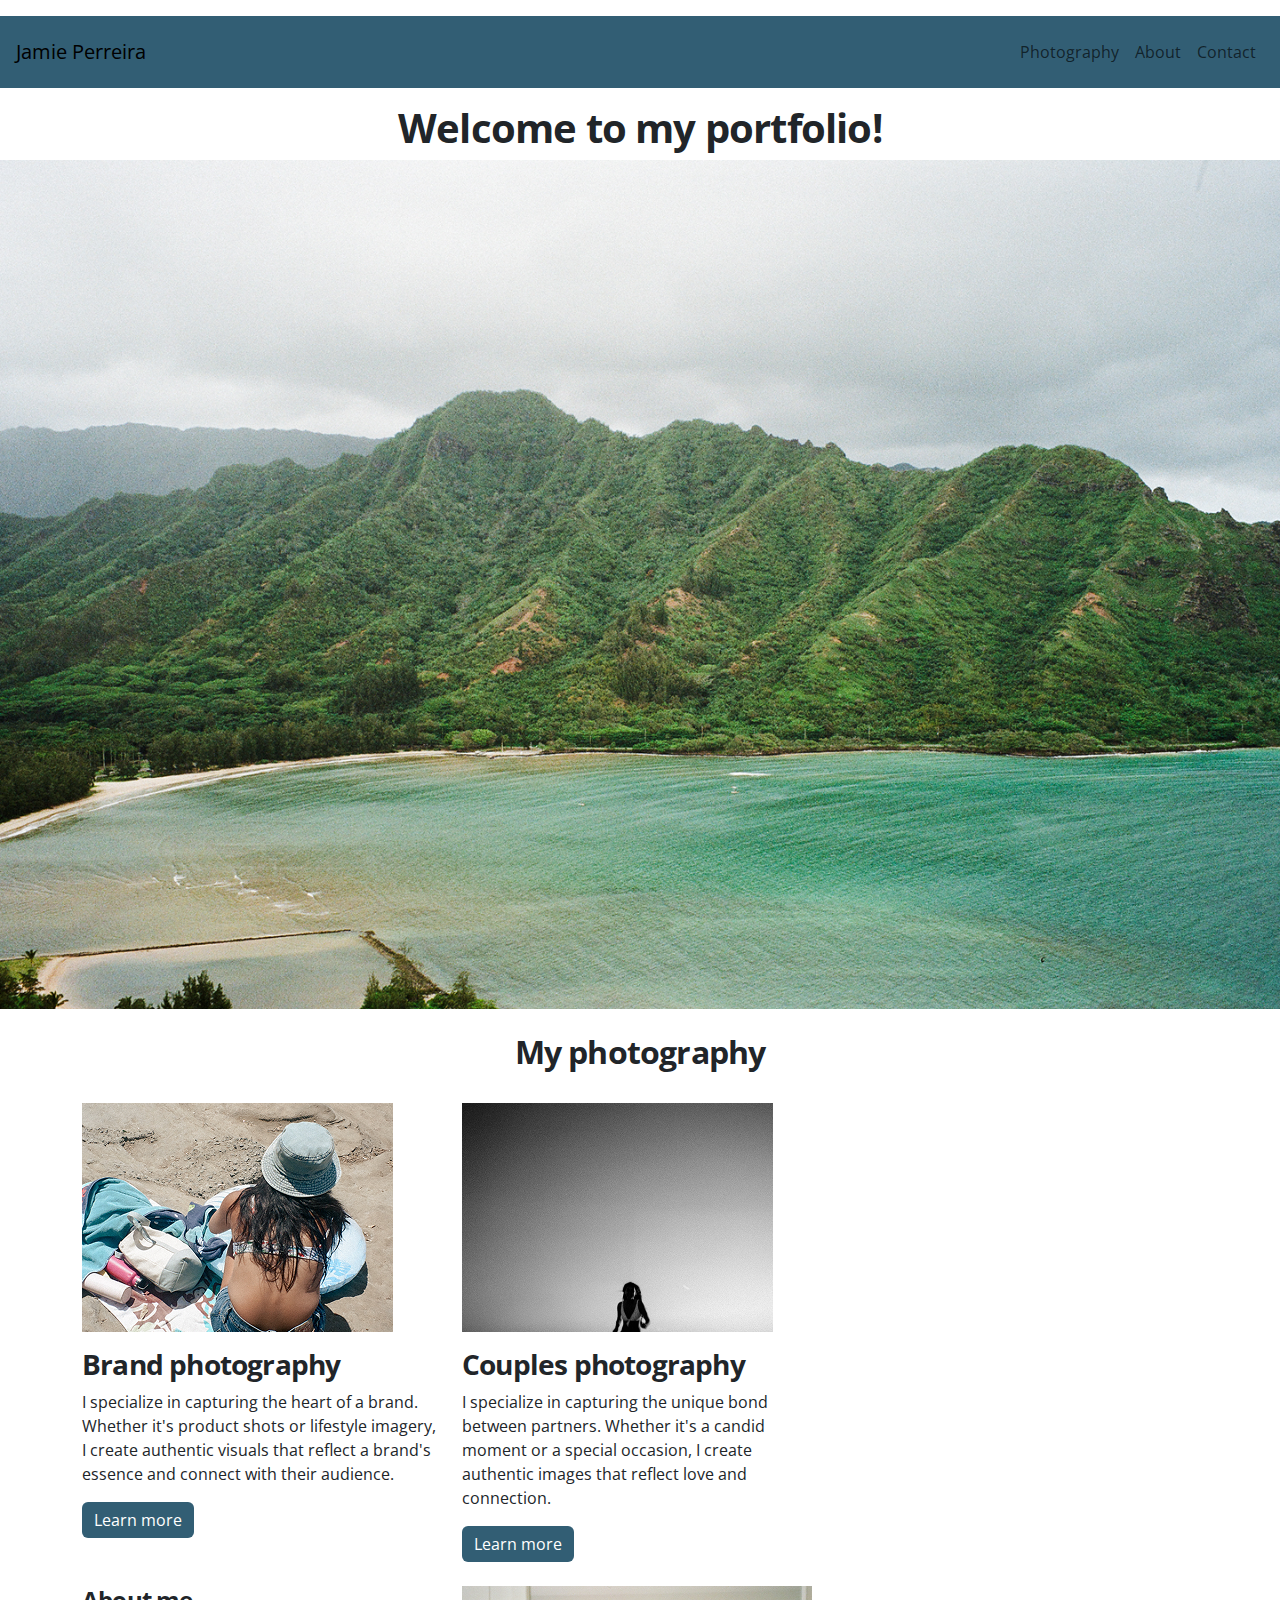
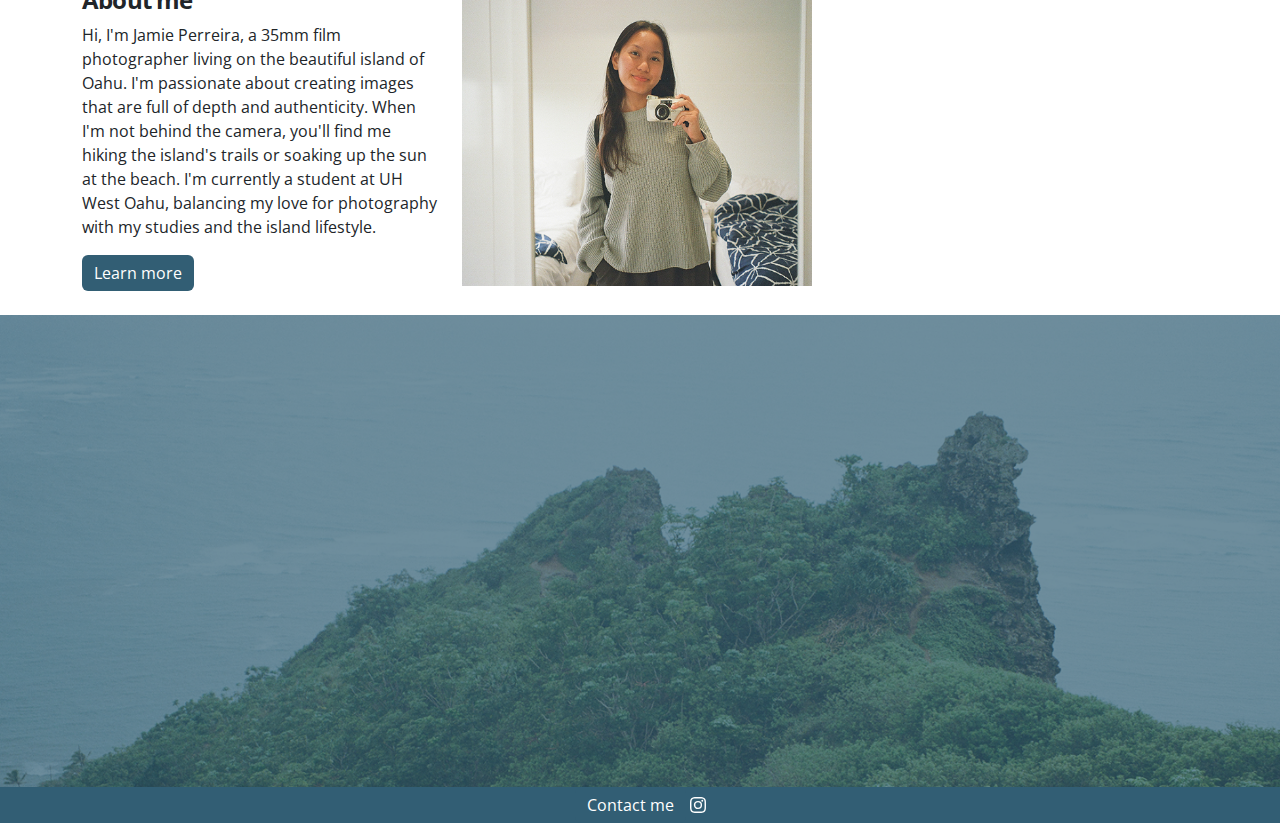
<file: index.html>
<!DOCTYPE html>
<html lang="en">
<head>
    <!-- REQUIRED: Meta Tags -->
    <meta charset="UTF-8">
    <meta name="viewport" content="width=device-width, initial-scale=1.0">

    <!-- REQUIRED: Page Title -->
    <title>Jamie's Portfolio</title>

    <!-- REQUIRED: Bootstrap CSS -->
    <link href="https://cdn.jsdelivr.net/npm/bootstrap@5.3.3/dist/css/bootstrap.min.css" rel="stylesheet" integrity="sha384-QWTKZyjpPEjISv5WaRU9OFeRpok6YctnYmDr5pNlyT2bRjXh0JMhjY6hW+ALEwIH" crossorigin="anonymous">

    <!-- REQUIRED: Your Custom CSS-->
    <link rel="stylesheet" href="css/style.css">

    <!-- REQUIRED: Google Font API -->
    <link href="https://fonts.googleapis.com/css2?family=Open+Sans:ital,wght@0,300..800;1,300..800&display=swap" rel="stylesheet">
</head>

<body>
    <!-- Content will go here -->

<!-- Header Section -->
<header class="py-3">
    <nav class="navbar navbar-expand-lg">
        <!-- Logo -->
        <a class="navbar-brand" href="#">Jamie Perreira</a> 
        <button class="navbar-toggler" type="button" data-bs-toggle="collapse" data-bs-target="#navbarNav"
            aria-controls="navbarNav" aria-expanded="false" aria-label="Toggle navigation">
            <span class="navbar-toggler-icon"></span>
        </button>
        <div class="collapse navbar-collapse" id="navbarNav">
            <ul class="navbar-nav ms-auto">
                <!-- Menu Links -->
                <li class="nav-item"><a class="nav-link" href="#">Photography</a></li>
                <li class="nav-item"><a class="nav-link" href="#">About</a></li>
                <li class="nav-item"><a class="nav-link" href="#">Contact</a></li>
            </ul>
        </div>
    </nav>
</header>
<!-- End of Header Section -->

<!-- Start of Hero Section -->
<section class="hero">
    <center><h1>Welcome to my portfolio!</h1></center>
        <section class="hero">
            <!-- [Insert Image HTML Elements] -->
            <img src="images/crouching lion pic.png" alt="Thumbnail of Hero" class="img-fluid">
  </section>
  <!-- End of Hero Section -->
<br>
  <!-- Start of Projects Section -->
  <div class="container">
      <section class="projects">
      
        <center><h2>My photography</h2></center>
        <br>
      
        <div class="row">
            <div class="col-xs-12 col-sm-8 col-md-6 col-xl-4">
                <img src="images/beachy girl essentials.png" alt="beachy girl essentials"> <div class="pb-3"></div>
                <h3>Brand photography</h3> 
                <p>I specialize in capturing the heart of a brand. Whether it's product shots or lifestyle imagery, I create authentic visuals that reflect a brand's essence and connect with their audience. </p>
                <a class="btn btn-primary"class="pb-3" href="#">Learn more</a> <a href="/index2.html"></a>
            </div>
            <br>
            <div class="col-xs-12 col-sm-8 col-md-6 col-xl-4">
                <img src="images/girl running.png" alt="girl running"> <div class="pb-3"></div>
                <h3>Couples photography</h3>
                <p>I specialize in capturing the unique bond between  partners. Whether it's a candid moment or a special occasion, I create authentic images that reflect love and connection. </p>
                <a class="btn btn-primary" href="#">Learn more</a> 
                
            </div>
        </div>
  </div>
  </section>
  <!-- End of Projects Section -->
  <br>
<!-- Start of About me Section -->
<section class="about-me"></section>
    <div class="container">
        <div class="row">
            <div class="col-xs-12 col-sm-8 col-md-6 col-xl-4">
                <section class="About me">
                <h4>About me</h4>
                <p>Hi, I'm Jamie Perreira, a 35mm film photographer living on the beautiful island of Oahu. I'm passionate about creating images that are full of depth and authenticity. When I'm not behind the camera, you'll find me hiking the island's trails or soaking up the sun at the beach. I'm currently a student at UH West Oahu, balancing my love for photography with my studies and the island lifestyle.</p>
                <a class="btn btn-primary" href="#">Learn more</a>
            </div>
            <div class="col-xs-12 col-sm-8 col-md-6 col-xl-4"><img src="images/Jamie photographer.png" style="width: 350px; height: 300px" ; alt="Jamie photographer"></div>
        </div>
    </div>

  </section>
  <!-- End of About me Section -->
<br>
  <!-- Start of Footer Section -->
   <footer>

    <img src="images/mountain edge pic.png" alt="moutain edge pic" class="img-fluid">
    <a class="btn btn-primary" href="jamiedpe@hawaii.edu">Contact me</a> 
    <svg xmlns="http://www.w3.org/2000/svg" width="16" height="16" fill="currentColor" class="bi bi-instagram" viewBox="0 0 16 16">
        <path d="M8 0C5.829 0 5.556.01 4.703.048 3.85.088 3.269.222 2.76.42a3.9 3.9 0 0 0-1.417.923A3.9 3.9 0 0 0 .42 2.76C.222 3.268.087 3.85.048 4.7.01 5.555 0 5.827 0 8.001c0 2.172.01 2.444.048 3.297.04.852.174 1.433.372 1.942.205.526.478.972.923 1.417.444.445.89.719 1.416.923.51.198 1.09.333 1.942.372C5.555 15.99 5.827 16 8 16s2.444-.01 3.298-.048c.851-.04 1.434-.174 1.943-.372a3.9 3.9 0 0 0 1.416-.923c.445-.445.718-.891.923-1.417.197-.509.332-1.09.372-1.942C15.99 10.445 16 10.173 16 8s-.01-2.445-.048-3.299c-.04-.851-.175-1.433-.372-1.941a3.9 3.9 0 0 0-.923-1.417A3.9 3.9 0 0 0 13.24.42c-.51-.198-1.092-.333-1.943-.372C10.443.01 10.172 0 7.998 0zm-.717 1.442h.718c2.136 0 2.389.007 3.232.046.78.035 1.204.166 1.486.275.373.145.64.319.92.599s.453.546.598.92c.11.281.24.705.275 1.485.039.843.047 1.096.047 3.231s-.008 2.389-.047 3.232c-.035.78-.166 1.203-.275 1.485a2.5 2.5 0 0 1-.599.919c-.28.28-.546.453-.92.598-.28.11-.704.24-1.485.276-.843.038-1.096.047-3.232.047s-2.39-.009-3.233-.047c-.78-.036-1.203-.166-1.485-.276a2.5 2.5 0 0 1-.92-.598 2.5 2.5 0 0 1-.6-.92c-.109-.281-.24-.705-.275-1.485-.038-.843-.046-1.096-.046-3.233s.008-2.388.046-3.231c.036-.78.166-1.204.276-1.486.145-.373.319-.64.599-.92s.546-.453.92-.598c.282-.11.705-.24 1.485-.276.738-.034 1.024-.044 2.515-.045zm4.988 1.328a.96.96 0 1 0 0 1.92.96.96 0 0 0 0-1.92m-4.27 1.122a4.109 4.109 0 1 0 0 8.217 4.109 4.109 0 0 0 0-8.217m0 1.441a2.667 2.667 0 1 1 0 5.334 2.667 2.667 0 0 1 0-5.334"/>
      </svg>
  </footer>
<!-- End of Footer Section -->

    <!-- REQUIRED: Javascript -->
    <script src="https://cdn.jsdelivr.net/npm/bootstrap@5.3.3/dist/js/bootstrap.bundle.min.js" integrity="sha384-YvpcrYf0tY3lHB60NNkmXc5s9fDVZLESaAA55NDzOxhy9GkcIdslK1eN7N6jIeHz" crossorigin="anonymous"></script>
</body>

</html>
</file>
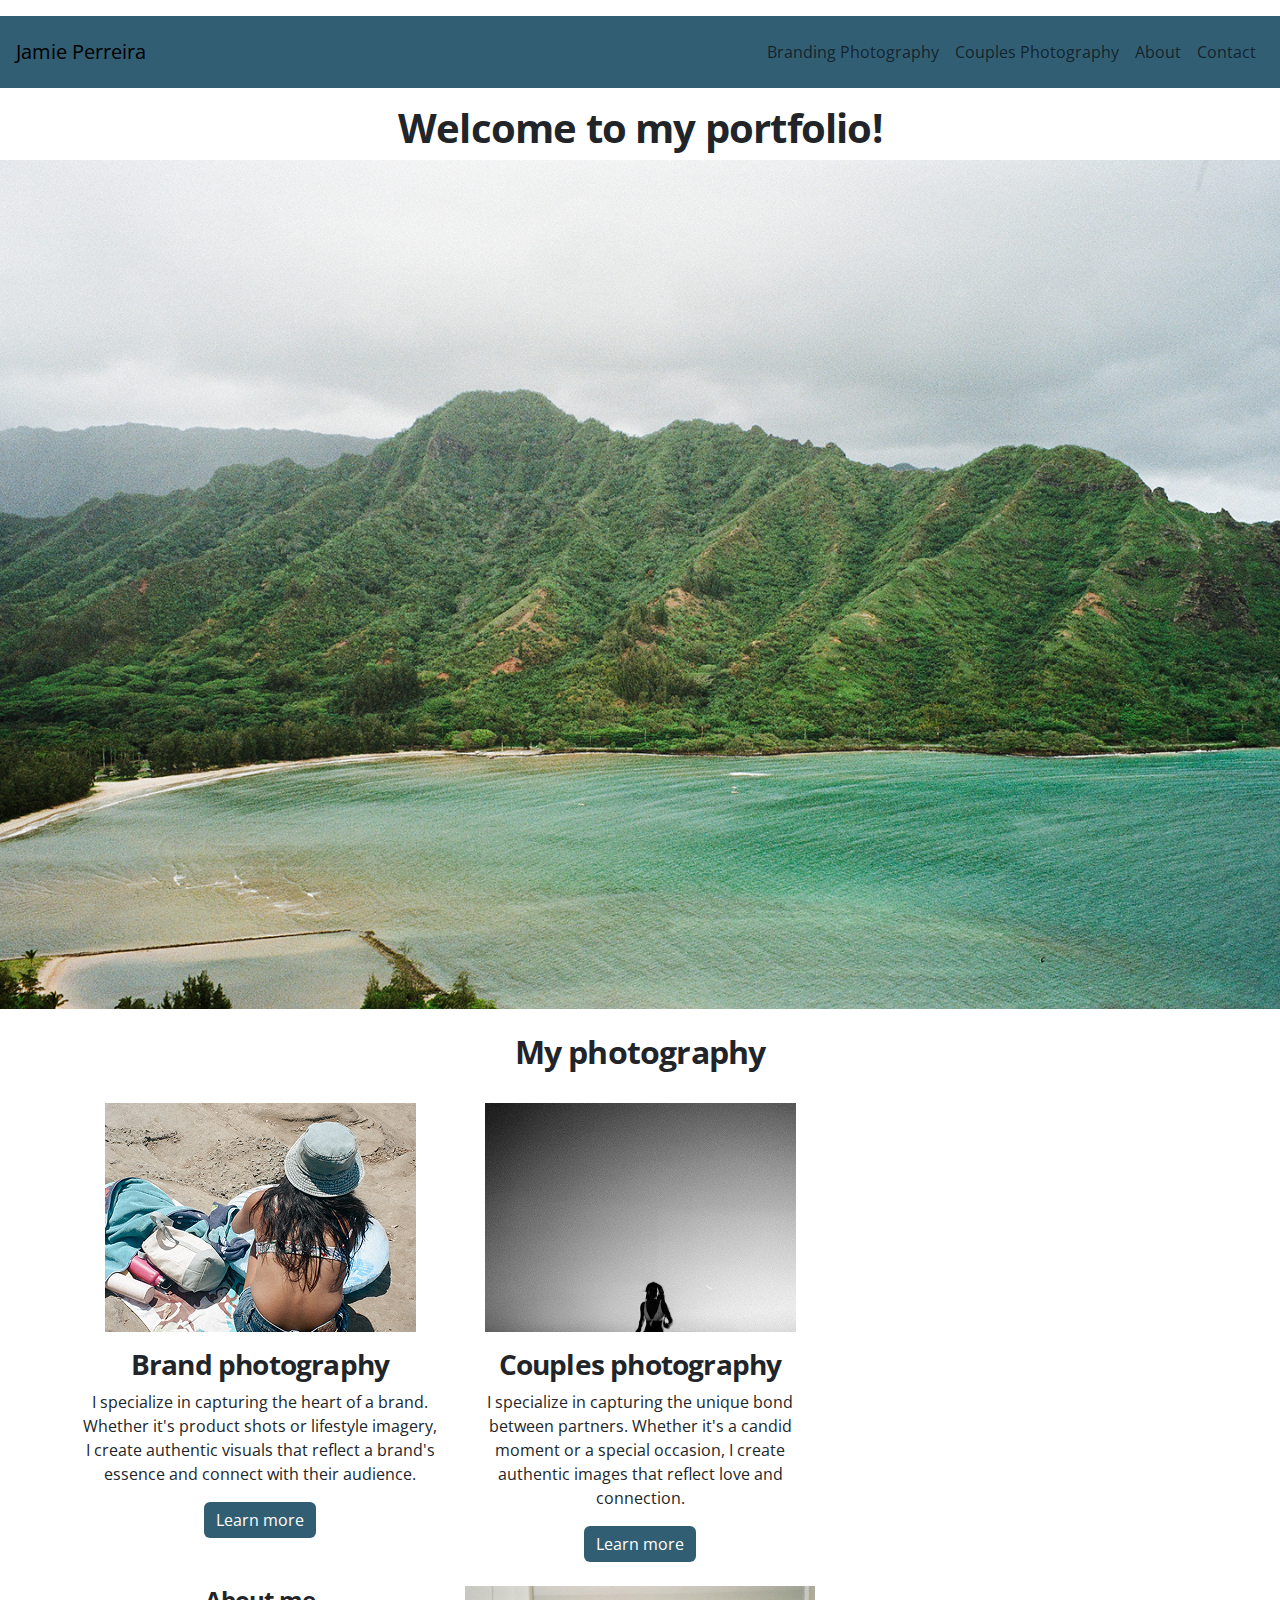
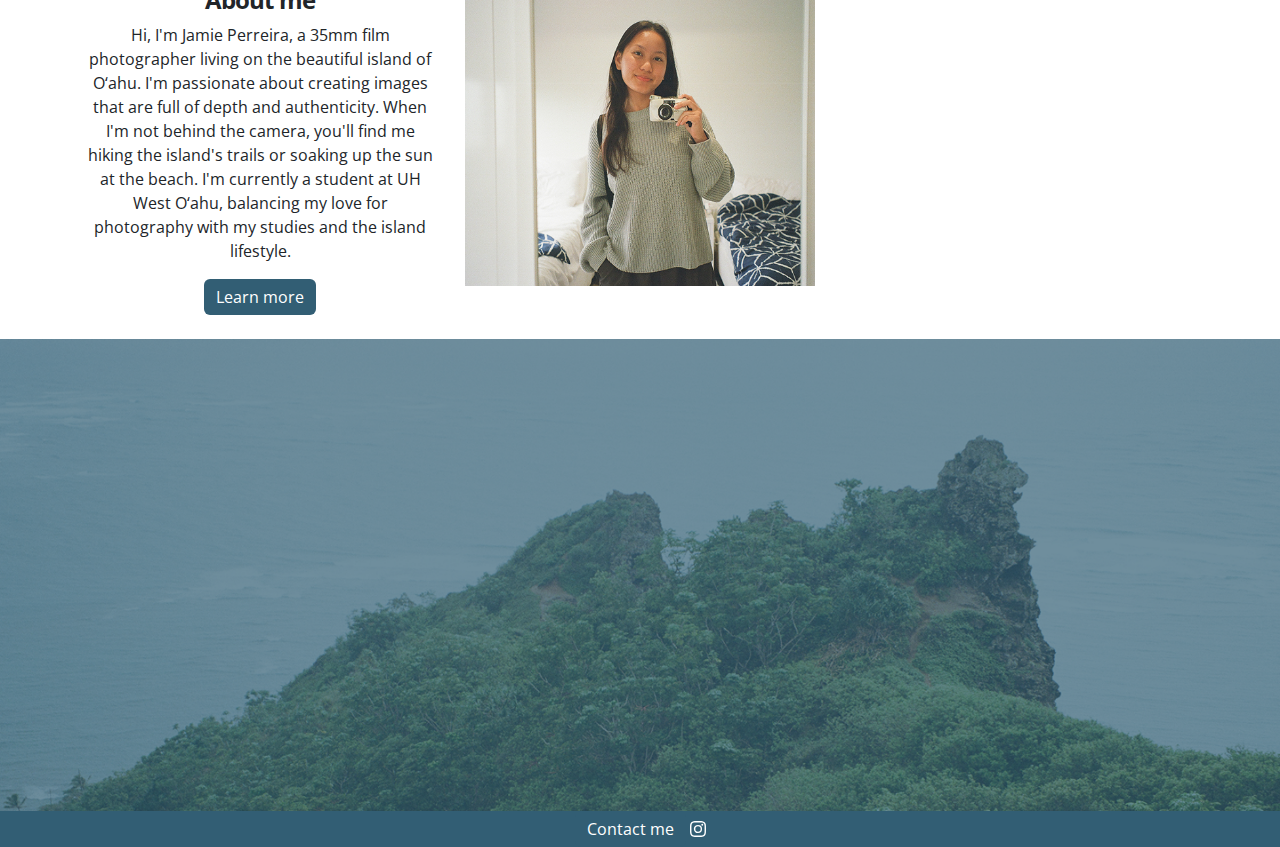
<file: jamie-portfolio/index.html>
<!DOCTYPE html>
<html lang="en">
<head>
    <!-- REQUIRED: Meta Tags -->
    <meta charset="UTF-8">
    <meta name="viewport" content="width=device-width, initial-scale=1.0">

    <!-- REQUIRED: Page Title -->
    <title>Jamie's Portfolio</title>

    <!-- REQUIRED: Bootstrap CSS -->
    <link href="https://cdn.jsdelivr.net/npm/bootstrap@5.3.3/dist/css/bootstrap.min.css" rel="stylesheet" integrity="sha384-QWTKZyjpPEjISv5WaRU9OFeRpok6YctnYmDr5pNlyT2bRjXh0JMhjY6hW+ALEwIH" crossorigin="anonymous">

    <!-- REQUIRED: Your Custom CSS-->
    <link rel="stylesheet" href="css/style.css">

    <!-- REQUIRED: Google Font API -->
    <link href="https://fonts.googleapis.com/css2?family=Open+Sans:ital,wght@0,300..800;1,300..800&display=swap" rel="stylesheet">
</head>

<body>
    <!-- Content will go here -->

<!-- Header Section -->
<header class="py-3">
    <nav class="navbar navbar-expand-lg">
        <!-- Logo -->
        <a class="navbar-brand" href="/index.html">Jamie Perreira</a> 
        <button class="navbar-toggler" type="button" data-bs-toggle="collapse" data-bs-target="#navbarNav" 
            aria-controls="navbarNav" aria-expanded="false" aria-label="Toggle navigation">
            <span class="navbar-toggler-icon"></span>
        </button>
        <div class="collapse navbar-collapse" id="navbarNav">
            <ul class="navbar-nav ms-auto">
                <!-- Menu Links -->
                <li class="nav-item"><a class="nav-link" href="/Branding_projects.html">Branding Photography</a></li> 
                <li class="nav-item"><a class="nav-link" href="/Couples_projects.html">Couples Photography</a></li> 
                <li class="nav-item"><a class="nav-link" href="#">About</a></li>
                <li class="nav-item"><a class="nav-link" href="https://www.instagram.com/byjamiep/">Contact</a></li>
            </ul>
        </div>
    </nav>
</header>
<!-- End of Header Section -->

<!-- Start of Hero Section -->
<section class="hero">
    <center><h1>Welcome to my portfolio!</h1></center>
        <section class="hero">
            <!-- [Insert Image HTML Elements] -->
            <img src="images/crouching lion pic.png" alt="Thumbnail of Hero" class="img-fluid">
  </section>
  <!-- End of Hero Section -->
<br>
  <!-- Start of Projects Section -->
  <div class="container">
      <section class="projects">
      
        <center><h2>My photography</h2></center>
        <br>
      
        <center><div class="row">
            <div class="col-xs-12 col-sm-8 col-md-6 col-xl-4">
                <img src="images/beachy girl essentials.png" alt="beachy girl essentials"> <div class="pb-3"></div>
                <h3>Brand photography</h3> 
                <p>I specialize in capturing the heart of a brand. Whether it's product shots or lifestyle imagery, I create authentic visuals that reflect a brand's essence and connect with their audience. </p>
                <a class="btn btn-primary"class="pb-3" href="/Branding_projects.html">Learn more</a>
            </div>
            <br>
            <div class="col-xs-12 col-sm-8 col-md-6 col-xl-4">
                <img src="images/girl running.png" alt="girl running"> <div class="pb-3"></div>
                <h3>Couples photography</h3>
                <p>I specialize in capturing the unique bond between  partners. Whether it's a candid moment or a special occasion, I create authentic images that reflect love and connection. </p>
                <a class="btn btn-primary" href="/Couples_projects.html">Learn more</a> </center>
                
            </div>
        </div>
  </div>
  </section>
  <!-- End of Projects Section -->
  <br>
<!-- Start of About me Section -->
<center><div class="container">
        <div class="row">
            <div class="col-xs-12 col-sm-8 col-md-6 col-xl-4">
                <section class="About me">
                <h4>About me</h4>
                <p>Hi, I'm Jamie Perreira, a 35mm film photographer living on the beautiful island of O‘ahu. I'm passionate about creating images that are full of depth and authenticity. When I'm not behind the camera, you'll find me hiking the island's trails or soaking up the sun at the beach. I'm currently a student at UH West O‘ahu, balancing my love for photography with my studies and the island lifestyle.</p>
                <a class="btn btn-primary" href="#">Learn more</a>
            </div>
            <div class="col-xs-12 col-sm-8 col-md-6 col-xl-4"><img src="images/Jamie photographer.png" style="width: 350px; height: 300px" ; alt="Jamie photographer"></div></center><section class="about-me"></section>
    
        </div>
    </div>

  </section>
  <!-- End of About me Section -->
<br>
  <!-- Start of Footer Section -->
   <footer>

    <img src="images/mountain edge pic.png" alt="moutain edge pic" class="img-fluid">
    <a class="btn btn-primary" href="https://www.instagram.com/byjamiep/">Contact me</a> 
    <svg xmlns="http://www.w3.org/2000/svg" width="16" height="16" fill="currentColor" class="bi bi-instagram" viewBox="0 0 16 16">
        <path d="M8 0C5.829 0 5.556.01 4.703.048 3.85.088 3.269.222 2.76.42a3.9 3.9 0 0 0-1.417.923A3.9 3.9 0 0 0 .42 2.76C.222 3.268.087 3.85.048 4.7.01 5.555 0 5.827 0 8.001c0 2.172.01 2.444.048 3.297.04.852.174 1.433.372 1.942.205.526.478.972.923 1.417.444.445.89.719 1.416.923.51.198 1.09.333 1.942.372C5.555 15.99 5.827 16 8 16s2.444-.01 3.298-.048c.851-.04 1.434-.174 1.943-.372a3.9 3.9 0 0 0 1.416-.923c.445-.445.718-.891.923-1.417.197-.509.332-1.09.372-1.942C15.99 10.445 16 10.173 16 8s-.01-2.445-.048-3.299c-.04-.851-.175-1.433-.372-1.941a3.9 3.9 0 0 0-.923-1.417A3.9 3.9 0 0 0 13.24.42c-.51-.198-1.092-.333-1.943-.372C10.443.01 10.172 0 7.998 0zm-.717 1.442h.718c2.136 0 2.389.007 3.232.046.78.035 1.204.166 1.486.275.373.145.64.319.92.599s.453.546.598.92c.11.281.24.705.275 1.485.039.843.047 1.096.047 3.231s-.008 2.389-.047 3.232c-.035.78-.166 1.203-.275 1.485a2.5 2.5 0 0 1-.599.919c-.28.28-.546.453-.92.598-.28.11-.704.24-1.485.276-.843.038-1.096.047-3.232.047s-2.39-.009-3.233-.047c-.78-.036-1.203-.166-1.485-.276a2.5 2.5 0 0 1-.92-.598 2.5 2.5 0 0 1-.6-.92c-.109-.281-.24-.705-.275-1.485-.038-.843-.046-1.096-.046-3.233s.008-2.388.046-3.231c.036-.78.166-1.204.276-1.486.145-.373.319-.64.599-.92s.546-.453.92-.598c.282-.11.705-.24 1.485-.276.738-.034 1.024-.044 2.515-.045zm4.988 1.328a.96.96 0 1 0 0 1.92.96.96 0 0 0 0-1.92m-4.27 1.122a4.109 4.109 0 1 0 0 8.217 4.109 4.109 0 0 0 0-8.217m0 1.441a2.667 2.667 0 1 1 0 5.334 2.667 2.667 0 0 1 0-5.334"/>
      </svg>
  </footer>
<!-- End of Footer Section -->

    <!-- REQUIRED: Javascript -->
    <script src="https://cdn.jsdelivr.net/npm/bootstrap@5.3.3/dist/js/bootstrap.bundle.min.js" integrity="sha384-YvpcrYf0tY3lHB60NNkmXc5s9fDVZLESaAA55NDzOxhy9GkcIdslK1eN7N6jIeHz" crossorigin="anonymous"></script>
</body>

</html>
</file>
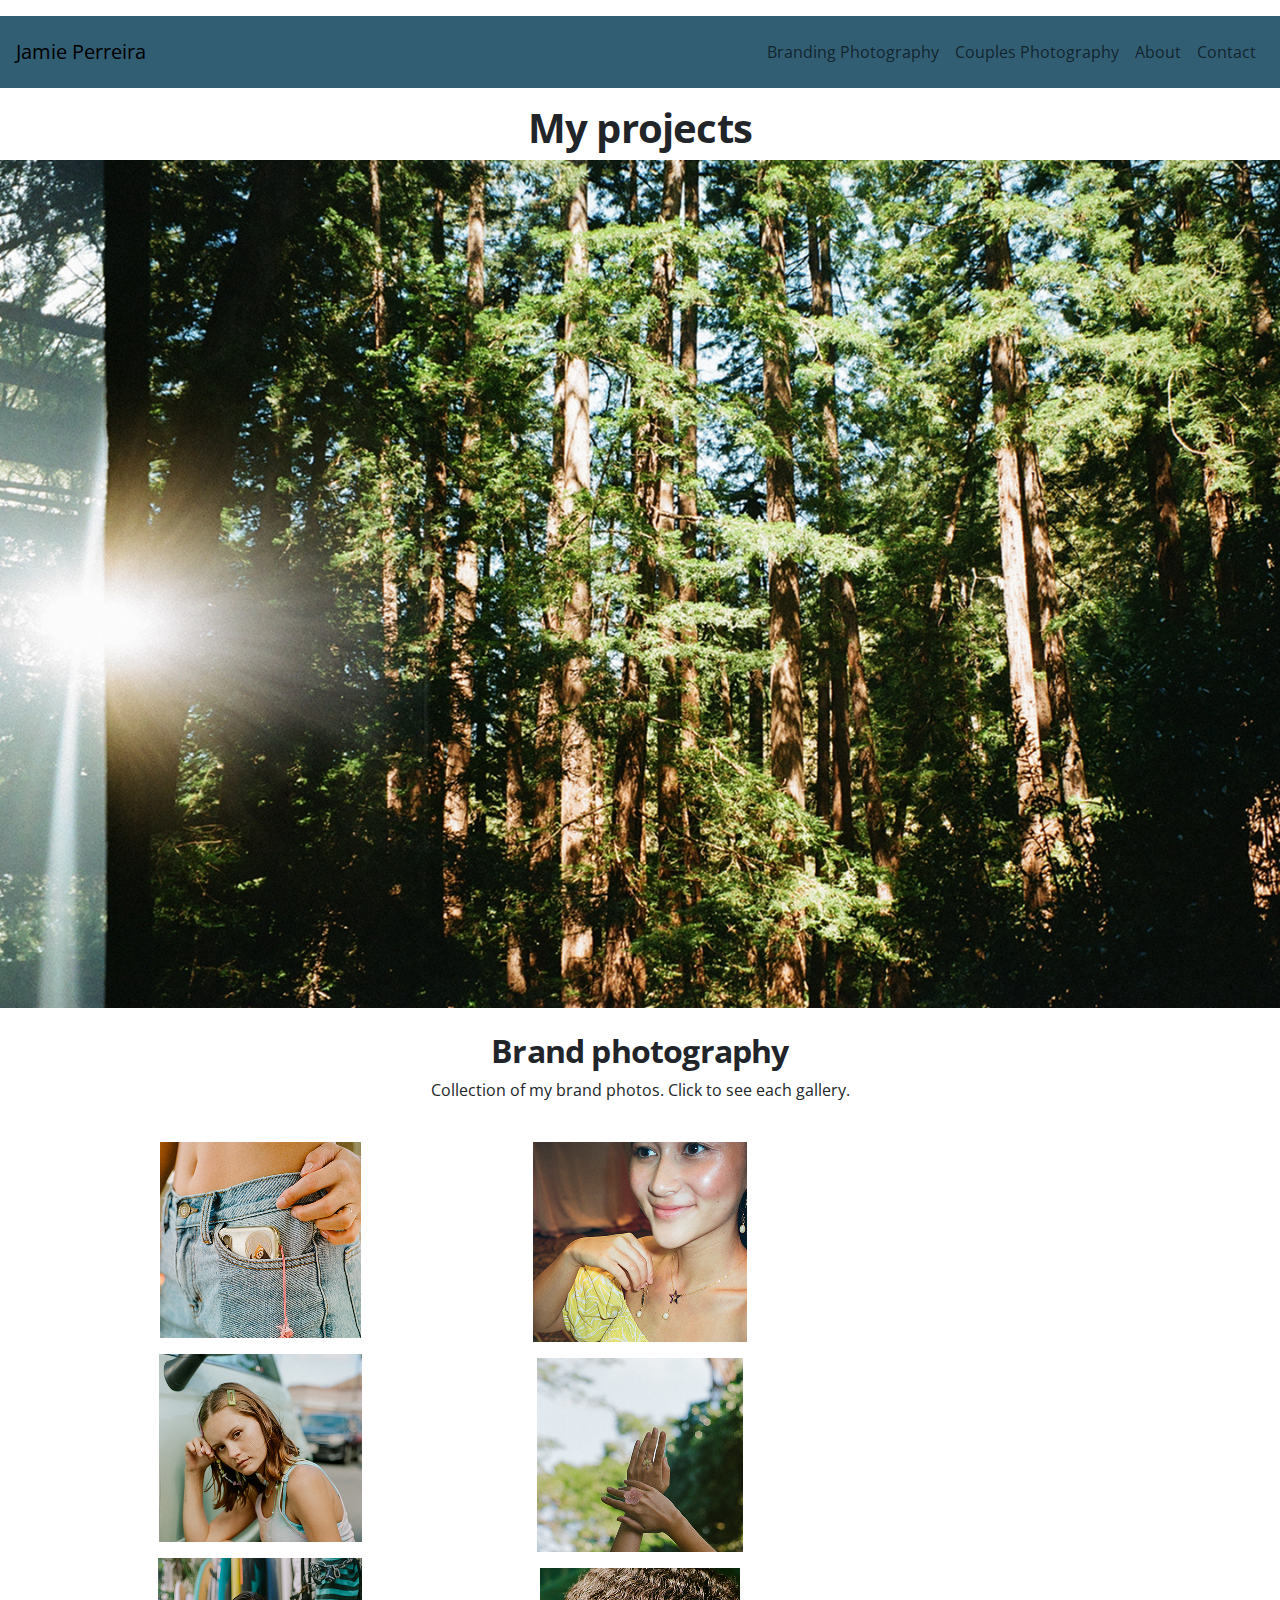
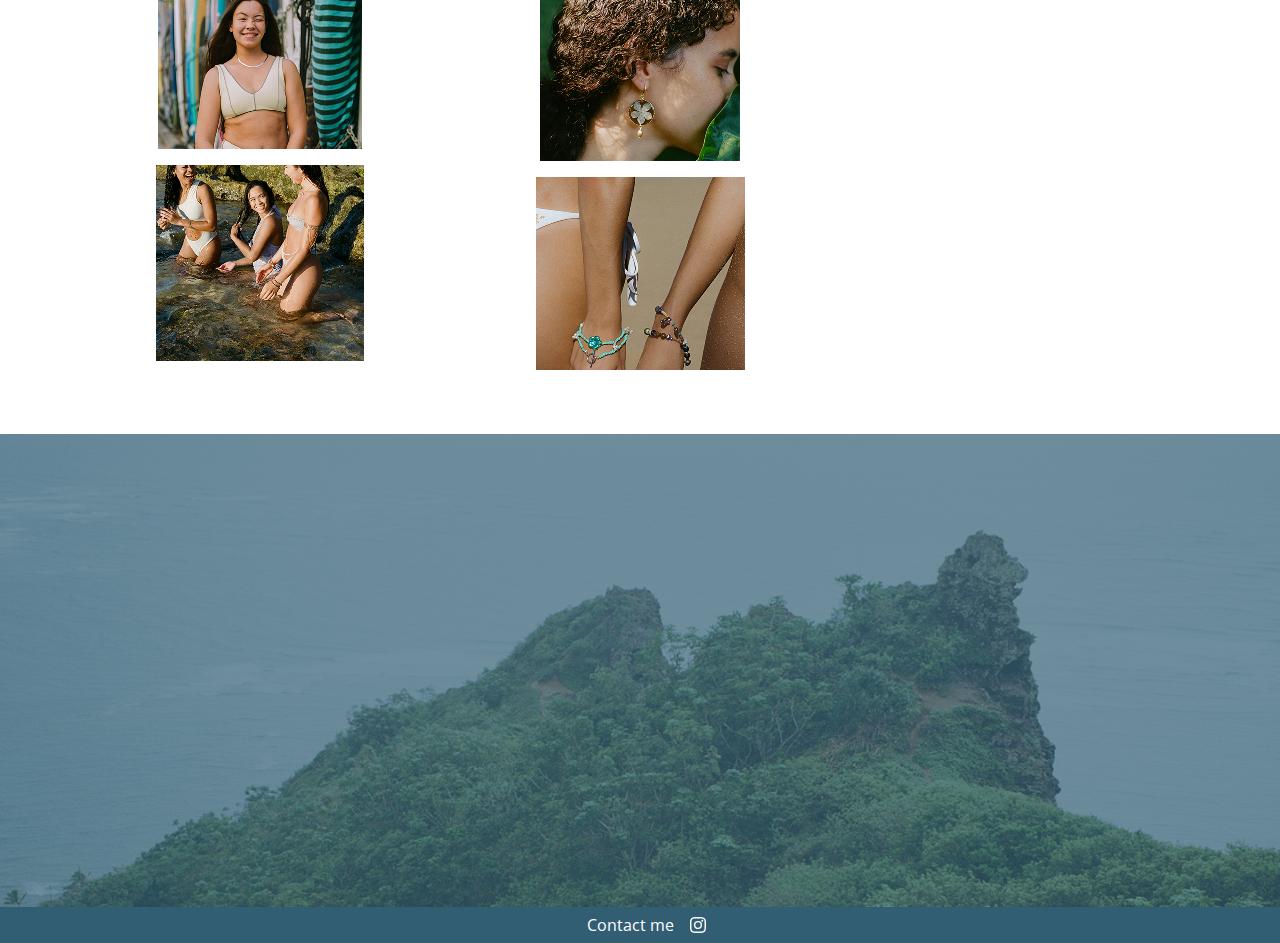
<file: Branding_projects.html>
<!DOCTYPE html>
<html lang="en">
<head>
    <!-- REQUIRED: Meta Tags -->
    <meta charset="UTF-8">
    <meta name="viewport" content="width=device-width, initial-scale=1.0">

    <!-- REQUIRED: Page Title -->
    <title>Jamie's Portfolio</title>

    <!-- REQUIRED: Bootstrap CSS -->
    <link href="https://cdn.jsdelivr.net/npm/bootstrap@5.3.3/dist/css/bootstrap.min.css" rel="stylesheet" integrity="sha384-QWTKZyjpPEjISv5WaRU9OFeRpok6YctnYmDr5pNlyT2bRjXh0JMhjY6hW+ALEwIH" crossorigin="anonymous">

    <!-- REQUIRED: Your Custom CSS-->
    <link rel="stylesheet" href="css/style.css">

    <!-- REQUIRED: Google Font API -->
    <link href="https://fonts.googleapis.com/css2?family=Open+Sans:ital,wght@0,300..800;1,300..800&display=swap" rel="stylesheet">
</head>

<body>
    <!-- Content will go here -->

<!-- Header Section -->
<header class="py-3">
    <nav class="navbar navbar-expand-lg">
        <!-- Logo -->
        <a class="navbar-brand" href="/index.html">Jamie Perreira</a>
        <button class="navbar-toggler" type="button" data-bs-toggle="collapse" data-bs-target="#navbarNav"
            aria-controls="navbarNav" aria-expanded="false" aria-label="Toggle navigation">
            <span class="navbar-toggler-icon"></span>
        </button>
        <div class="collapse navbar-collapse" id="navbarNav">
            <ul class="navbar-nav ms-auto">
                <!-- Menu Links -->
                <li class="nav-item"><a class="nav-link" href="/Branding_projects.html">Branding Photography</a></li> 
                <li class="nav-item"><a class="nav-link" href="/Couples_projects.html">Couples Photography</a></li> 
                <li class="nav-item"><a class="nav-link" href="#">About</a></li>
                <li class="nav-item"><a class="nav-link" href="https://www.instagram.com/byjamiep/">Contact</a></li>
            </ul>
        </div>
    </nav>
</header>
<!-- End of Header Section -->

<!-- Start of Hero Section -->
<section class="hero">
    <center><h1>My projects</h1></center>
        <section class="hero">
            <!-- [Insert Image HTML Elements] -->
            <img src="images/tree forest light.png" alt="Thumbnail of Hero" class="img-fluid">
  </section>
  <!-- End of Hero Section -->
<br>
  <!-- Start of Projects Brand Section -->
  <div class="container">
      <section class="projects">
      
        <center><h2>Brand photography</h2></center>
        <center><p>Collection of my brand photos. Click to see each gallery.</p></center>
        <br>
      
        <center><div class="row">
            <div class="col-xs-12 col-sm-8 col-md-4 col-xl-4">
                <img src="images/Brand Goosler phone.png" alt="Couples hugging"> <div class="pb-3"></div>
                <img src="images/Brand Goosler car.png" alt="Couples holding arm"> <div class="pb-3"></div>
                <img src="images/Brand Swim.png" alt="Couples far apart"> <div class="pb-3"></div>
                <img src="images/Brand Swim Trio.png" alt="Couples tree sitting"> <div class="pb-3"></div>
                
            </div>
            <br>
            <div class="col-xs-12 col-sm-8 col-md-4 col-xl-4">
                <img src="images/Brand PFT yellow.png" alt="Couples grass laying"> <div class="pb-3"></div>
                <img src="images/Brand PFT hands.png" alt="Couples sand sitting"> <div class="pb-3"></div>
                <img src="images/Brand PFT ear.png" alt="Couples sand kissing"> <div class="pb-3"></div>
                <img src="images/Brand Kbartsies.png" alt="Couples ring"> <div class="pb-3"></div>
            </div></center>
        </div>
  </div>
  </section>
  <!-- End of Projects Section -->
  <br>


<br>
  <!-- Start of Footer Section -->
   <footer>

    <img src="images/mountain edge pic.png" alt="moutain edge pic" class="img-fluid">
    <a class="btn btn-primary" href="https://www.instagram.com/byjamiep/">Contact me</a> 
    <svg xmlns="http://www.w3.org/2000/svg" width="16" height="16" fill="currentColor" class="bi bi-instagram" viewBox="0 0 16 16">
        <path d="M8 0C5.829 0 5.556.01 4.703.048 3.85.088 3.269.222 2.76.42a3.9 3.9 0 0 0-1.417.923A3.9 3.9 0 0 0 .42 2.76C.222 3.268.087 3.85.048 4.7.01 5.555 0 5.827 0 8.001c0 2.172.01 2.444.048 3.297.04.852.174 1.433.372 1.942.205.526.478.972.923 1.417.444.445.89.719 1.416.923.51.198 1.09.333 1.942.372C5.555 15.99 5.827 16 8 16s2.444-.01 3.298-.048c.851-.04 1.434-.174 1.943-.372a3.9 3.9 0 0 0 1.416-.923c.445-.445.718-.891.923-1.417.197-.509.332-1.09.372-1.942C15.99 10.445 16 10.173 16 8s-.01-2.445-.048-3.299c-.04-.851-.175-1.433-.372-1.941a3.9 3.9 0 0 0-.923-1.417A3.9 3.9 0 0 0 13.24.42c-.51-.198-1.092-.333-1.943-.372C10.443.01 10.172 0 7.998 0zm-.717 1.442h.718c2.136 0 2.389.007 3.232.046.78.035 1.204.166 1.486.275.373.145.64.319.92.599s.453.546.598.92c.11.281.24.705.275 1.485.039.843.047 1.096.047 3.231s-.008 2.389-.047 3.232c-.035.78-.166 1.203-.275 1.485a2.5 2.5 0 0 1-.599.919c-.28.28-.546.453-.92.598-.28.11-.704.24-1.485.276-.843.038-1.096.047-3.232.047s-2.39-.009-3.233-.047c-.78-.036-1.203-.166-1.485-.276a2.5 2.5 0 0 1-.92-.598 2.5 2.5 0 0 1-.6-.92c-.109-.281-.24-.705-.275-1.485-.038-.843-.046-1.096-.046-3.233s.008-2.388.046-3.231c.036-.78.166-1.204.276-1.486.145-.373.319-.64.599-.92s.546-.453.92-.598c.282-.11.705-.24 1.485-.276.738-.034 1.024-.044 2.515-.045zm4.988 1.328a.96.96 0 1 0 0 1.92.96.96 0 0 0 0-1.92m-4.27 1.122a4.109 4.109 0 1 0 0 8.217 4.109 4.109 0 0 0 0-8.217m0 1.441a2.667 2.667 0 1 1 0 5.334 2.667 2.667 0 0 1 0-5.334"/>
      </svg>
  </footer>
<!-- End of Footer Section -->

    <!-- REQUIRED: Javascript -->
    <script src="https://cdn.jsdelivr.net/npm/bootstrap@5.3.3/dist/js/bootstrap.bundle.min.js" integrity="sha384-YvpcrYf0tY3lHB60NNkmXc5s9fDVZLESaAA55NDzOxhy9GkcIdslK1eN7N6jIeHz" crossorigin="anonymous"></script>
</body>

</html>
</file>
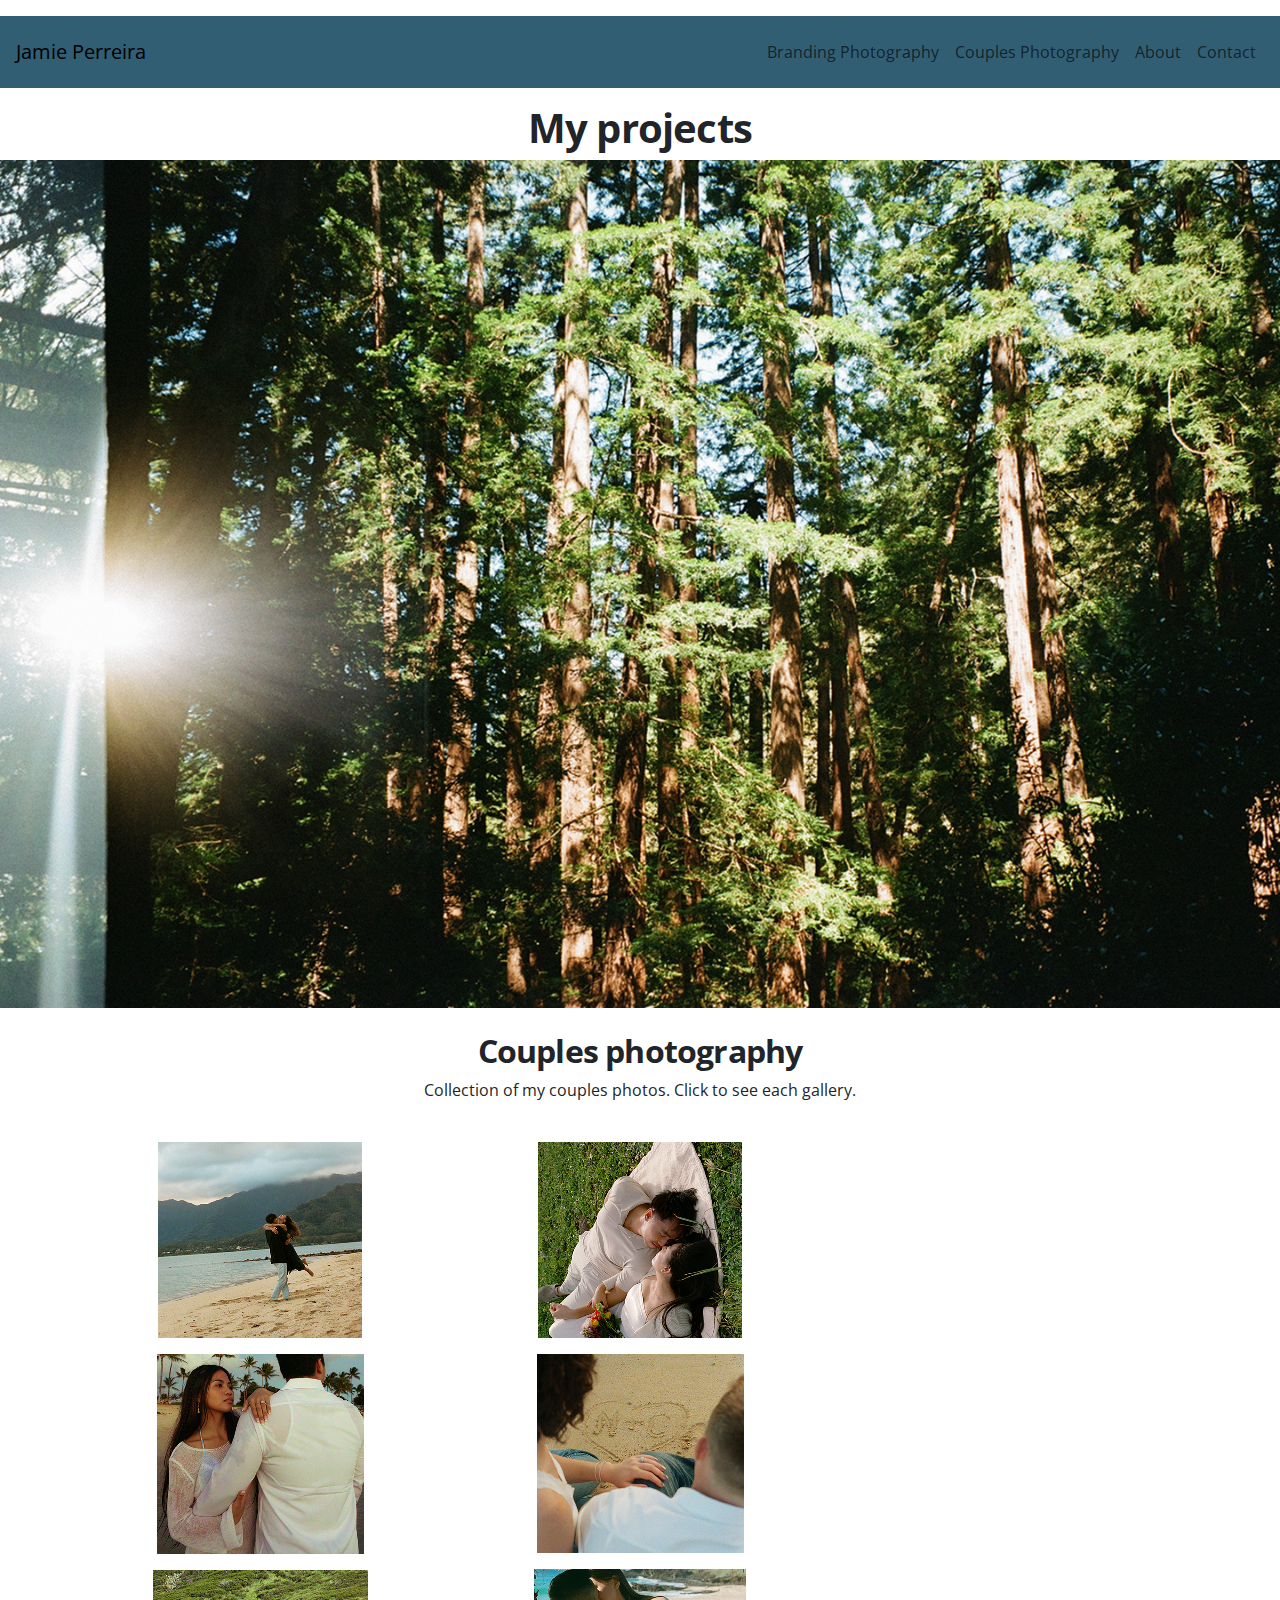
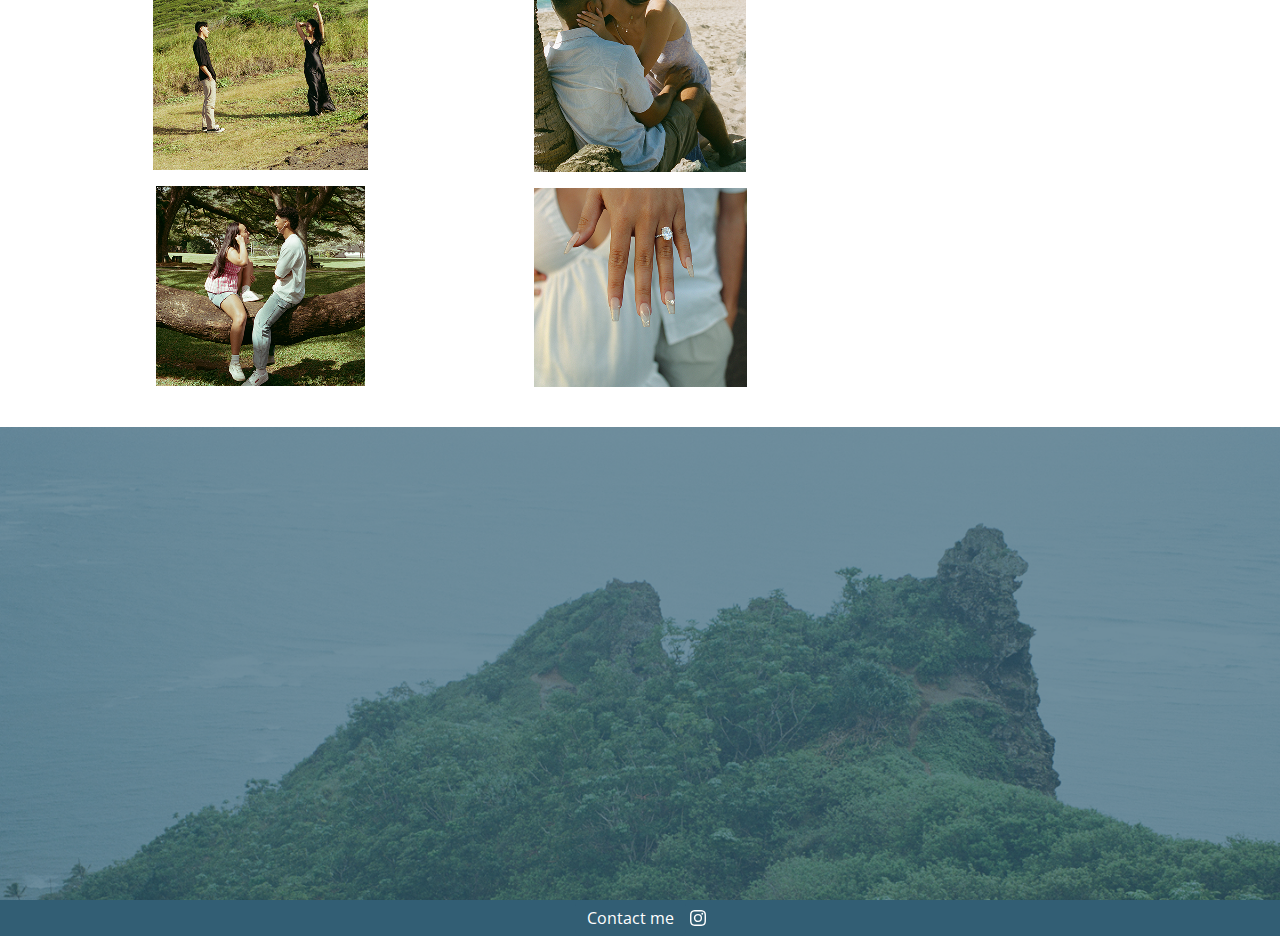
<file: Couples_projects.html>
<!DOCTYPE html>
<html lang="en">
<head>
    <!-- REQUIRED: Meta Tags -->
    <meta charset="UTF-8">
    <meta name="viewport" content="width=device-width, initial-scale=1.0">

    <!-- REQUIRED: Page Title -->
    <title>Jamie's Portfolio</title>

    <!-- REQUIRED: Bootstrap CSS -->
    <link href="https://cdn.jsdelivr.net/npm/bootstrap@5.3.3/dist/css/bootstrap.min.css" rel="stylesheet" integrity="sha384-QWTKZyjpPEjISv5WaRU9OFeRpok6YctnYmDr5pNlyT2bRjXh0JMhjY6hW+ALEwIH" crossorigin="anonymous">

    <!-- REQUIRED: Your Custom CSS-->
    <link rel="stylesheet" href="css/style.css">

    <!-- REQUIRED: Google Font API -->
    <link href="https://fonts.googleapis.com/css2?family=Open+Sans:ital,wght@0,300..800;1,300..800&display=swap" rel="stylesheet">
</head>

<body>
    <!-- Content will go here -->

<!-- Header Section -->
<header class="py-3">
    <nav class="navbar navbar-expand-lg">
        <!-- Logo -->
        <a class="navbar-brand" href="/index.html">Jamie Perreira</a>
        <button class="navbar-toggler" type="button" data-bs-toggle="collapse" data-bs-target="#navbarNav"
            aria-controls="navbarNav" aria-expanded="false" aria-label="Toggle navigation">
            <span class="navbar-toggler-icon"></span>
        </button>
        <div class="collapse navbar-collapse" id="navbarNav">
            <ul class="navbar-nav ms-auto">
                <!-- Menu Links -->
                <li class="nav-item"><a class="nav-link" href="/Branding_projects.html">Branding Photography</a></li> 
                <li class="nav-item"><a class="nav-link" href="/Couples_projects.html">Couples Photography</a></li> 
                <li class="nav-item"><a class="nav-link" href="#">About</a></li>
                <li class="nav-item"><a class="nav-link" href="https://www.instagram.com/byjamiep/">Contact</a></li>
            </ul>
        </div>
    </nav>
</header>
<!-- End of Header Section -->

<!-- Start of Hero Section -->
<section class="hero">
    <center><h1>My projects</h1></center>
        <section class="hero">
            <!-- [Insert Image HTML Elements] -->
            <img src="images/tree forest light.png" alt="Thumbnail of Hero" class="img-fluid">
  </section>
  <!-- End of Hero Section -->
  <br>

<!-- Start of Projects Couples Section -->
<div class="container">
    <section class="projects">
    
      <center><h2>Couples photography</h2></center>
      <center><p>Collection of my couples photos. Click to see each gallery.</p></center>
      <br>
    <center><div class="row">
          <div class="col-xs-12 col-sm-8 col-md-4 col-xl-4">
              <img src="images/Couples jazel.png" alt="Couples hugging"> <div class="pb-3"></div>
              <img src="images/Couple MJ.png" alt="Couples holding arm"> <div class="pb-3"></div>
              <img src="images/Couples May.png" alt="Couples far apart"> <div class="pb-3"></div>
              <img src="images/Couples Reese.png" alt="Couples tree sitting"> <div class="pb-3"></div>
              
          </div>
          <br>
          <div class="col-xs-12 col-sm-8 col-md-4 col-xl-4">
              <img src="images/Couples Katie.png" alt="Couples grass laying"> <div class="pb-3"></div>
              <img src="images/Couples Sandys.png" alt="Couples sand sitting"> <div class="pb-3"></div>
              <img src="images/Couples Sophie.png" alt="Couples sand kissing"> <div class="pb-3"></div>
              <img src="images/Couples Lei.png" alt="Couples ring"> <div class="pb-3"></div>
          </div>
      </div></center>
      
</div>
</section>
<!-- End of Projects Section -->
<br>
  <!-- Start of Footer Section -->
   <footer>

    <img src="images/mountain edge pic.png" alt="moutain edge pic" class="img-fluid">
    <a class="btn btn-primary" href="https://www.instagram.com/byjamiep/">Contact me</a> 
    <svg xmlns="http://www.w3.org/2000/svg" width="16" height="16" fill="currentColor" class="bi bi-instagram" viewBox="0 0 16 16">
        <path d="M8 0C5.829 0 5.556.01 4.703.048 3.85.088 3.269.222 2.76.42a3.9 3.9 0 0 0-1.417.923A3.9 3.9 0 0 0 .42 2.76C.222 3.268.087 3.85.048 4.7.01 5.555 0 5.827 0 8.001c0 2.172.01 2.444.048 3.297.04.852.174 1.433.372 1.942.205.526.478.972.923 1.417.444.445.89.719 1.416.923.51.198 1.09.333 1.942.372C5.555 15.99 5.827 16 8 16s2.444-.01 3.298-.048c.851-.04 1.434-.174 1.943-.372a3.9 3.9 0 0 0 1.416-.923c.445-.445.718-.891.923-1.417.197-.509.332-1.09.372-1.942C15.99 10.445 16 10.173 16 8s-.01-2.445-.048-3.299c-.04-.851-.175-1.433-.372-1.941a3.9 3.9 0 0 0-.923-1.417A3.9 3.9 0 0 0 13.24.42c-.51-.198-1.092-.333-1.943-.372C10.443.01 10.172 0 7.998 0zm-.717 1.442h.718c2.136 0 2.389.007 3.232.046.78.035 1.204.166 1.486.275.373.145.64.319.92.599s.453.546.598.92c.11.281.24.705.275 1.485.039.843.047 1.096.047 3.231s-.008 2.389-.047 3.232c-.035.78-.166 1.203-.275 1.485a2.5 2.5 0 0 1-.599.919c-.28.28-.546.453-.92.598-.28.11-.704.24-1.485.276-.843.038-1.096.047-3.232.047s-2.39-.009-3.233-.047c-.78-.036-1.203-.166-1.485-.276a2.5 2.5 0 0 1-.92-.598 2.5 2.5 0 0 1-.6-.92c-.109-.281-.24-.705-.275-1.485-.038-.843-.046-1.096-.046-3.233s.008-2.388.046-3.231c.036-.78.166-1.204.276-1.486.145-.373.319-.64.599-.92s.546-.453.92-.598c.282-.11.705-.24 1.485-.276.738-.034 1.024-.044 2.515-.045zm4.988 1.328a.96.96 0 1 0 0 1.92.96.96 0 0 0 0-1.92m-4.27 1.122a4.109 4.109 0 1 0 0 8.217 4.109 4.109 0 0 0 0-8.217m0 1.441a2.667 2.667 0 1 1 0 5.334 2.667 2.667 0 0 1 0-5.334"/>
      </svg>
  </footer>
<!-- End of Footer Section -->

    <!-- REQUIRED: Javascript -->
    <script src="https://cdn.jsdelivr.net/npm/bootstrap@5.3.3/dist/js/bootstrap.bundle.min.js" integrity="sha384-YvpcrYf0tY3lHB60NNkmXc5s9fDVZLESaAA55NDzOxhy9GkcIdslK1eN7N6jIeHz" crossorigin="anonymous"></script>
</body>

</html>
</file>
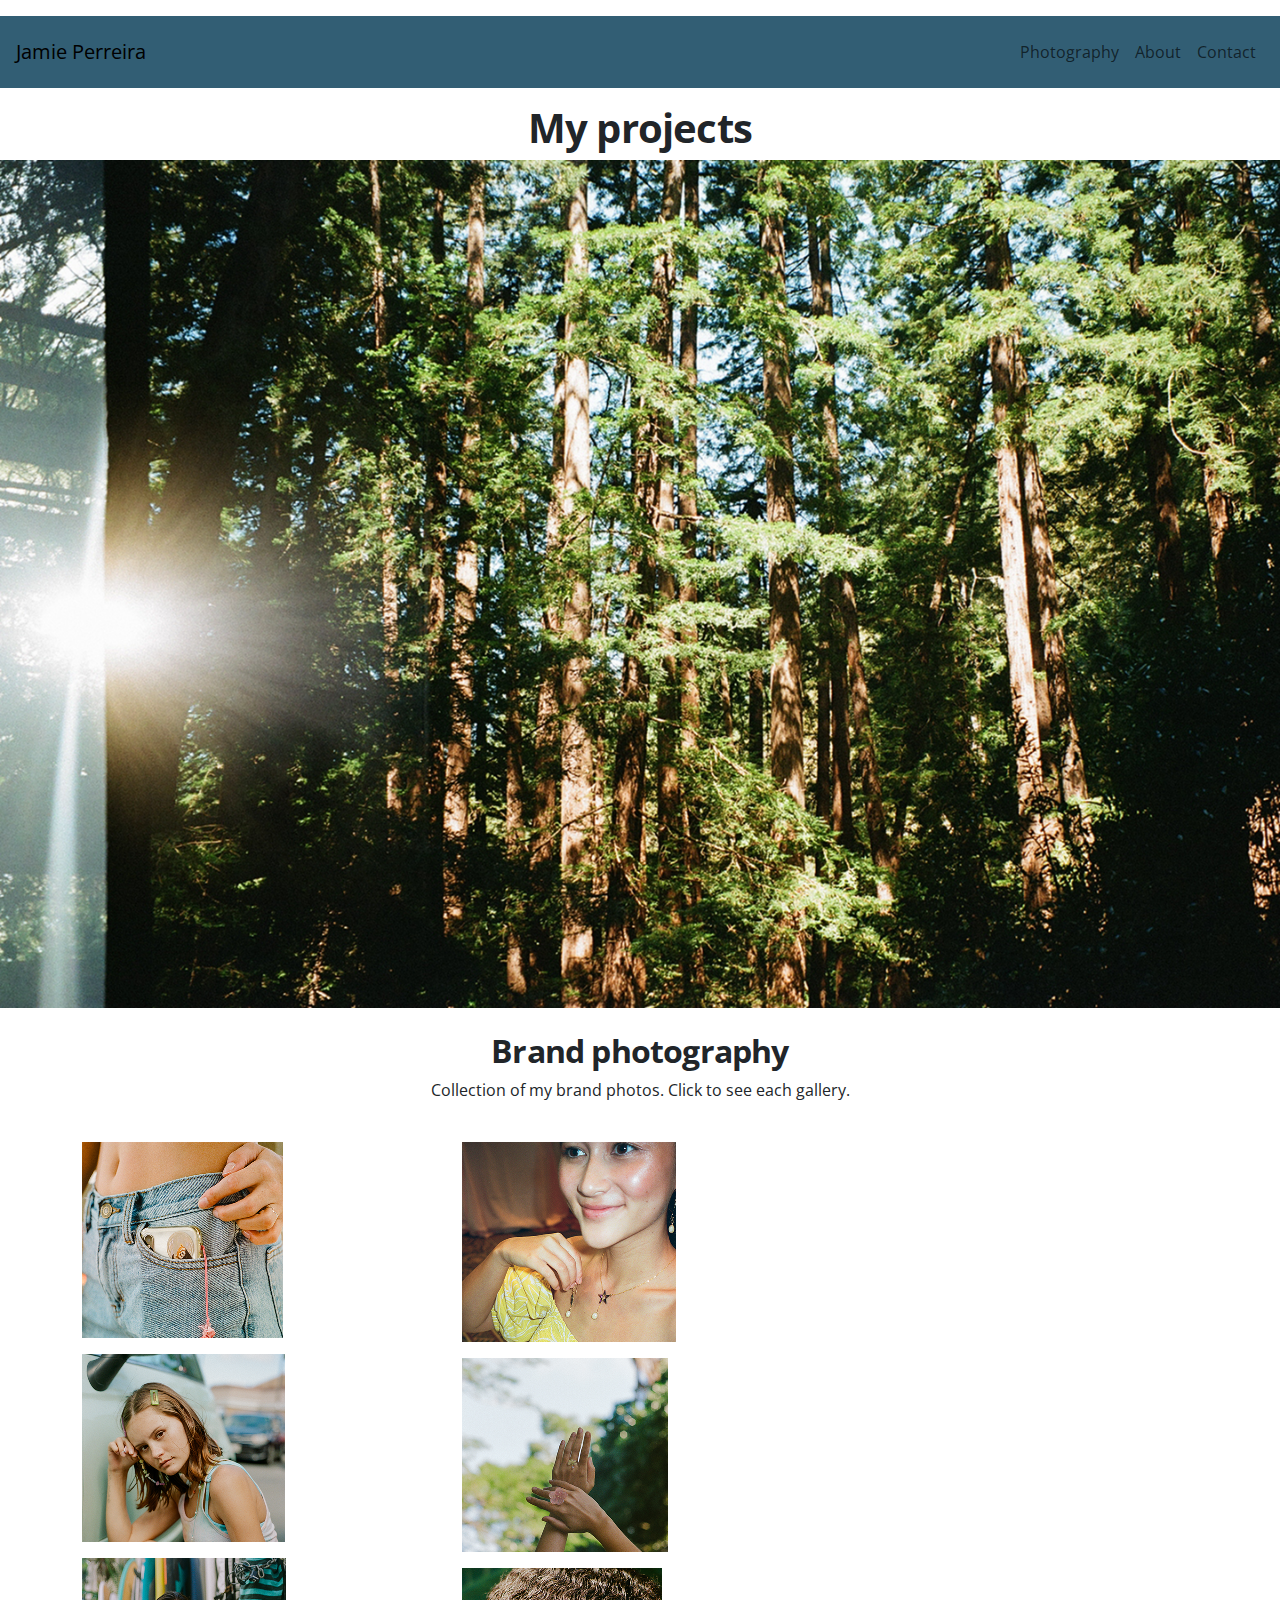
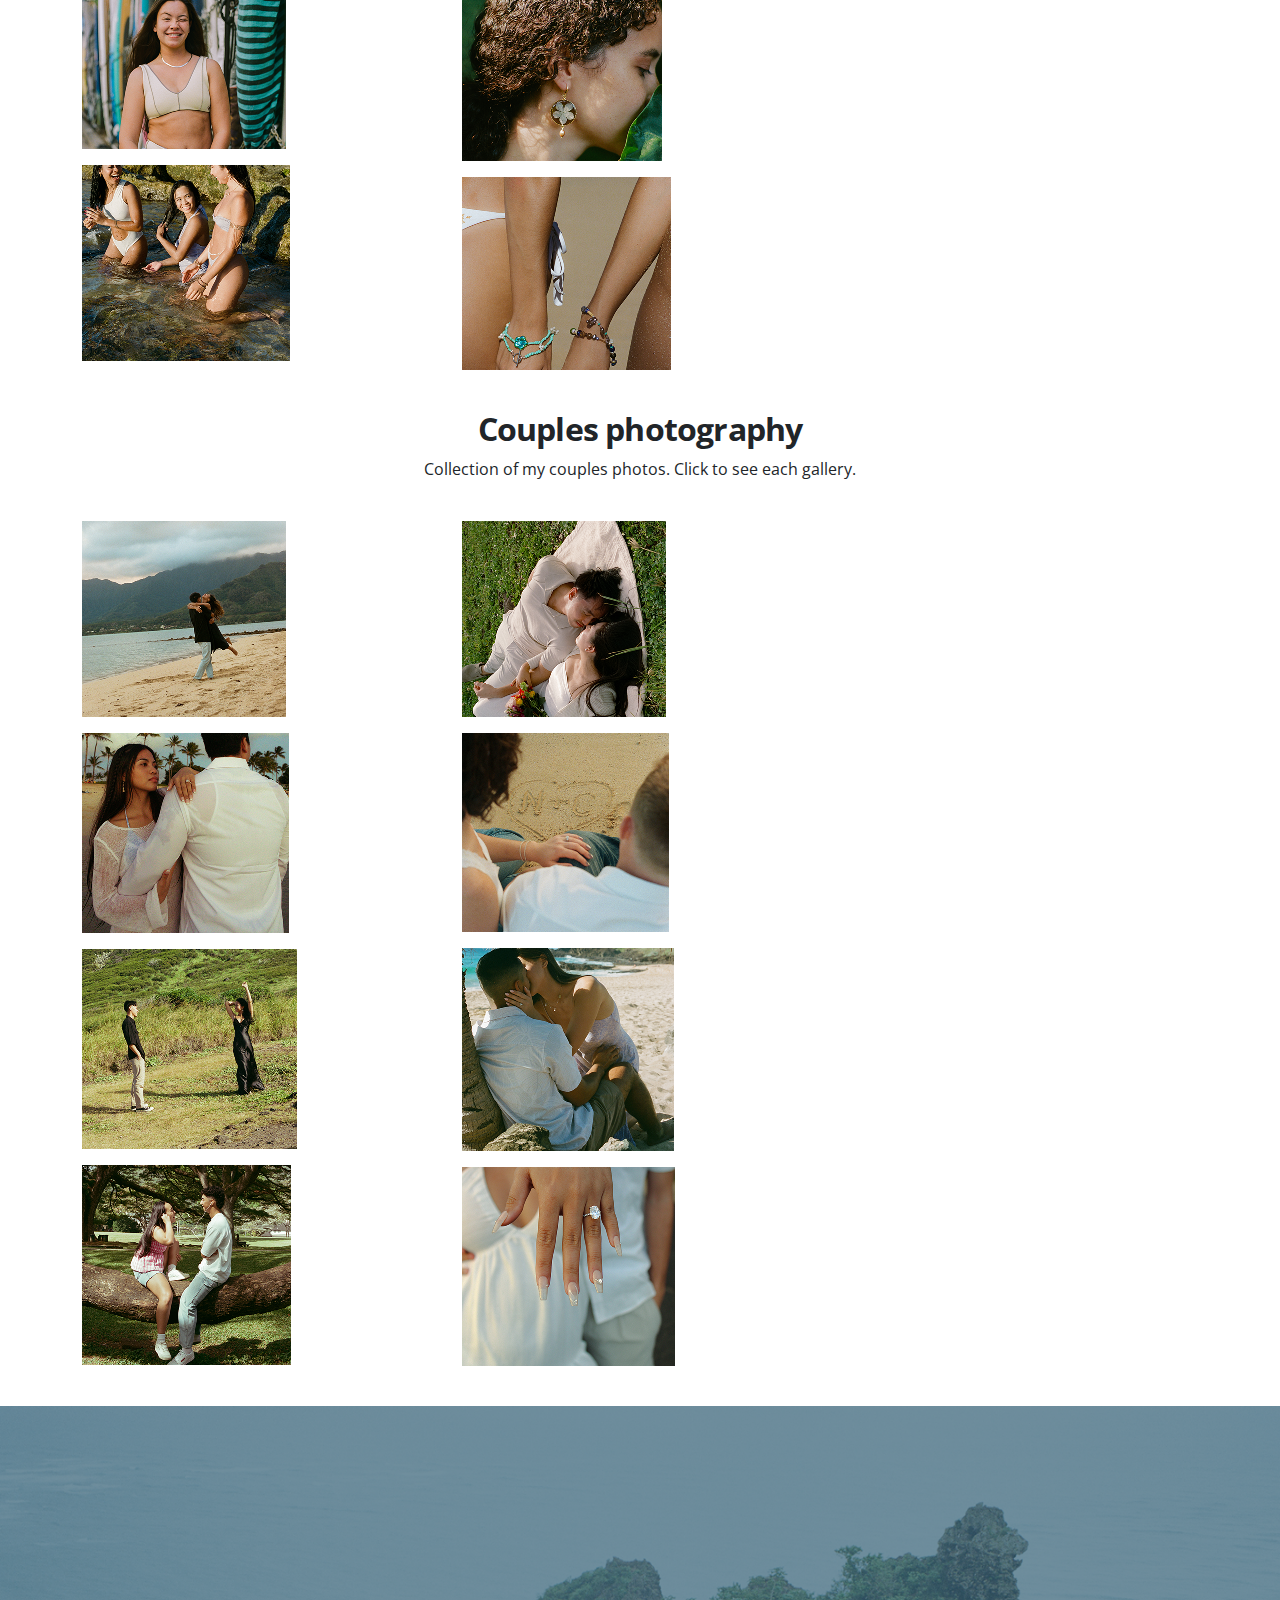
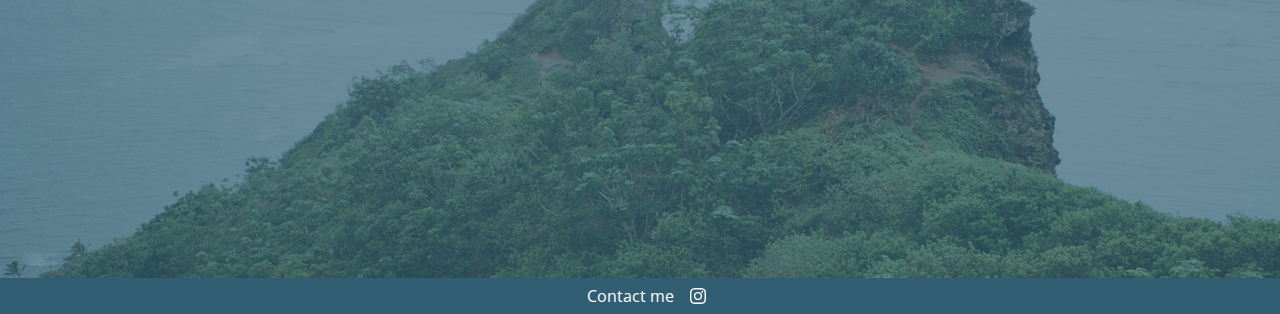
<file: projects.html>
<!DOCTYPE html>
<html lang="en">
<head>
    <!-- REQUIRED: Meta Tags -->
    <meta charset="UTF-8">
    <meta name="viewport" content="width=device-width, initial-scale=1.0">

    <!-- REQUIRED: Page Title -->
    <title>Jamie's Portfolio</title>

    <!-- REQUIRED: Bootstrap CSS -->
    <link href="https://cdn.jsdelivr.net/npm/bootstrap@5.3.3/dist/css/bootstrap.min.css" rel="stylesheet" integrity="sha384-QWTKZyjpPEjISv5WaRU9OFeRpok6YctnYmDr5pNlyT2bRjXh0JMhjY6hW+ALEwIH" crossorigin="anonymous">

    <!-- REQUIRED: Your Custom CSS-->
    <link rel="stylesheet" href="css/style.css">

    <!-- REQUIRED: Google Font API -->
    <link href="https://fonts.googleapis.com/css2?family=Open+Sans:ital,wght@0,300..800;1,300..800&display=swap" rel="stylesheet">
</head>

<body>
    <!-- Content will go here -->

<!-- Header Section -->
<header class="py-3">
    <nav class="navbar navbar-expand-lg">
        <!-- Logo -->
        <a class="navbar-brand" href="#">Jamie Perreira</a>
        <button class="navbar-toggler" type="button" data-bs-toggle="collapse" data-bs-target="#navbarNav"
            aria-controls="navbarNav" aria-expanded="false" aria-label="Toggle navigation">
            <span class="navbar-toggler-icon"></span>
        </button>
        <div class="collapse navbar-collapse" id="navbarNav">
            <ul class="navbar-nav ms-auto">
                <!-- Menu Links -->
                <li class="nav-item"><a class="nav-link" href="#">Photography</a></li>
                <li class="nav-item"><a class="nav-link" href="#">About</a></li>
                <li class="nav-item"><a class="nav-link" href="#">Contact</a></li>
            </ul>
        </div>
    </nav>
</header>
<!-- End of Header Section -->

<!-- Start of Hero Section -->
<section class="hero">
    <center><h1>My projects</h1></center>
        <section class="hero">
            <!-- [Insert Image HTML Elements] -->
            <img src="images/tree forest light.png" alt="Thumbnail of Hero" class="img-fluid">
  </section>
  <!-- End of Hero Section -->
<br>
  <!-- Start of Projects Brand Section -->
  <div class="container">
      <section class="projects">
      
        <center><h2>Brand photography</h2></center>
        <center><p>Collection of my brand photos. Click to see each gallery.</p></center>
        <br>
      
        <div class="row">
            <div class="col-xs-12 col-sm-8 col-md-4 col-xl-4">
                <img src="images/Brand Goosler phone.png" alt="Goosler brand phone charm"> <div class="pb-3"></div>
                <img src="images/Brand Goosler car.png" alt="Goosler brand charms"> <div class="pb-3"></div>
                <img src="images/Brand Swim.png" alt="Brand Swim Wear"> <div class="pb-3"></div>
                <img src="images/Brand Swim Trio.png" alt="Brand Swim Trio"> <div class="pb-3"></div>
                
            </div>
            <br>
            <div class="col-xs-12 col-sm-8 col-md-4 col-xl-4">
                <img src="images/Brand PFT yellow.png" alt="Brand yellow"> <div class="pb-3"></div>
                <img src="images/Brand PFT hands.png" alt="Brand jewelry hands"> <div class="pb-3"></div>
                <img src="images/Brand PFT ear.png" alt="Brand earring"> <div class="pb-3"></div>
                <img src="images/Brand Kbartsies.png" alt="Brand jewelry wrist"> <div class="pb-3"></div>
            </div>
        </div>
  </div>
  </section>
  <!-- End of Projects Section -->
  <br>

<!-- Start of Projects Couples Section -->
<div class="container">
    <section class="projects">
    
      <center><h2>Couples photography</h2></center>
      <center><p>Collection of my couples photos. Click to see each gallery.</p></center>
      <br>
    
      <div class="row">
          <div class="col-xs-12 col-sm-8 col-md-4 col-xl-4">
              <img src="images/Couples jazel.png" alt="Couples hugging"> <div class="pb-3"></div>
              <img src="images/Couple MJ.png" alt="Couples holding arm"> <div class="pb-3"></div>
              <img src="images/Couples May.png" alt="Couples far apart"> <div class="pb-3"></div>
              <img src="images/Couples Reese.png" alt="Couples tree sitting"> <div class="pb-3"></div>
              
          </div>
          <br>
          <div class="col-xs-12 col-sm-8 col-md-4 col-xl-4">
              <img src="images/Couples Katie.png" alt="Couples grass laying"> <div class="pb-3"></div>
              <img src="images/Couples Sandys.png" alt="Couples sand sitting"> <div class="pb-3"></div>
              <img src="images/Couples Sophie.png" alt="Couples sand kissing"> <div class="pb-3"></div>
              <img src="images/Couples Lei.png" alt="Couples ring"> <div class="pb-3"></div>
          </div>
      </div>
</div>
</section>
<!-- End of Projects Section -->
<br>
  <!-- Start of Footer Section -->
   <footer>

    <img src="images/mountain edge pic.png" alt="moutain edge pic" class="img-fluid">
    <a class="btn btn-primary" href="jamiedpe@hawaii.edu">Contact me</a> 
    <svg xmlns="http://www.w3.org/2000/svg" width="16" height="16" fill="currentColor" class="bi bi-instagram" viewBox="0 0 16 16">
        <path d="M8 0C5.829 0 5.556.01 4.703.048 3.85.088 3.269.222 2.76.42a3.9 3.9 0 0 0-1.417.923A3.9 3.9 0 0 0 .42 2.76C.222 3.268.087 3.85.048 4.7.01 5.555 0 5.827 0 8.001c0 2.172.01 2.444.048 3.297.04.852.174 1.433.372 1.942.205.526.478.972.923 1.417.444.445.89.719 1.416.923.51.198 1.09.333 1.942.372C5.555 15.99 5.827 16 8 16s2.444-.01 3.298-.048c.851-.04 1.434-.174 1.943-.372a3.9 3.9 0 0 0 1.416-.923c.445-.445.718-.891.923-1.417.197-.509.332-1.09.372-1.942C15.99 10.445 16 10.173 16 8s-.01-2.445-.048-3.299c-.04-.851-.175-1.433-.372-1.941a3.9 3.9 0 0 0-.923-1.417A3.9 3.9 0 0 0 13.24.42c-.51-.198-1.092-.333-1.943-.372C10.443.01 10.172 0 7.998 0zm-.717 1.442h.718c2.136 0 2.389.007 3.232.046.78.035 1.204.166 1.486.275.373.145.64.319.92.599s.453.546.598.92c.11.281.24.705.275 1.485.039.843.047 1.096.047 3.231s-.008 2.389-.047 3.232c-.035.78-.166 1.203-.275 1.485a2.5 2.5 0 0 1-.599.919c-.28.28-.546.453-.92.598-.28.11-.704.24-1.485.276-.843.038-1.096.047-3.232.047s-2.39-.009-3.233-.047c-.78-.036-1.203-.166-1.485-.276a2.5 2.5 0 0 1-.92-.598 2.5 2.5 0 0 1-.6-.92c-.109-.281-.24-.705-.275-1.485-.038-.843-.046-1.096-.046-3.233s.008-2.388.046-3.231c.036-.78.166-1.204.276-1.486.145-.373.319-.64.599-.92s.546-.453.92-.598c.282-.11.705-.24 1.485-.276.738-.034 1.024-.044 2.515-.045zm4.988 1.328a.96.96 0 1 0 0 1.92.96.96 0 0 0 0-1.92m-4.27 1.122a4.109 4.109 0 1 0 0 8.217 4.109 4.109 0 0 0 0-8.217m0 1.441a2.667 2.667 0 1 1 0 5.334 2.667 2.667 0 0 1 0-5.334"/>
      </svg>
  </footer>
<!-- End of Footer Section -->

    <!-- REQUIRED: Javascript -->
    <script src="https://cdn.jsdelivr.net/npm/bootstrap@5.3.3/dist/js/bootstrap.bundle.min.js" integrity="sha384-YvpcrYf0tY3lHB60NNkmXc5s9fDVZLESaAA55NDzOxhy9GkcIdslK1eN7N6jIeHz" crossorigin="anonymous"></script>
</body>

</html>
</file>
<file: css/style.css>
/********************************
Bootstrap Variables Override
**********************************/
:root {
    /* Replace your primary color from your UI Kit */
    --bs-primary: #325e74;

    /* Replace your secondary color from your UI Kit  */
    --secondary-color: #ADC5D9;

    /* Replace the main body font from your UI Kit */
    --bs-font-sans-serif: 'Open Sans', bold, sans-serif;

    /* Optional: Replace gradient from your UI Kit */
    --bs-gradient: linear-gradient(180deg, rgba(255, 255, 255, 0.15), rgba(255, 255, 255, 0));
}
/********************************
Global Styles and UI Components
**********************************/
.navbar {
    /* Optional: Make the navbar background transparent */
    background-color: #325e74;
    

  /* Optional: Move the navbar is positioned over the hero */
    position:

     
    /* Optional: Stretch the navbar across the full width */
    width 100%;

    /* Optional: Add inner spacing to the navbar */
    padding: 1rem;
    
}

footer {
    /* Change footer background color */
    background-color: var(--bs-primary);
    /* Optional: Change footer text color to white using variable */
    color: var(--bs-white);
    /* Optional: Center footer elements */
    text-align: center;
}

footer .footer-social {
    /* Optional: Change size of footer icon */
    width:24px;
    margin:.5rem
}

.btn-primary {
    /* Optional: Change primary button background color to primary color */
    background-color: var(--bs-primary);
    /* Optional: Remove primary button outline */
    border: none;
}

.btn-primary:hover {
    /* Optional: Change primary button hover state background and text color  */
    background-color: var(--secondary-color);
    color: var(--bs-dark);
}
/********************************
Typography
**********************************/
h1,
h2, 
h3,
h4,
h5,
h6 {
    /* Optional: Add letter spacing to all headings */
    letter-spacing: -0.05rem;
    /* Optional: Adjust font-weight to all headings */
    font-weight: 700;
}

h2 {
    /* Optional: Adjust font-size of heading 2 */
    font-size: 2rem;
}

.display-1 {
    /* Optional: Customizes display-1 style based on my Figma UI kit */
    font-weight: 700;
    font-size: 3.5rem;
    line-height: 100%;
    letter-spacing: -0.2rem;
}

.display-2 {
    /* Optional: Customizes display-2 style based on my Figma UI kit */
    font-weight: 700;
    font-size: 2.75rem;
    line-height: 100%;
    letter-spacing: -0.2rem;
}

.kicker {
    /* Optional: Establish new custom text style class called "kicker" */
    text-transform: uppercase;
    font-weight: 400;
    font-size: 1.25rem;
}

/* Small devices (landscape phones, 576px and up) */
@media (min-width: 576px) {
    /* Optional: Customize responsive style for display-1 on small devices and larger */
    .display-1 {
        font-size: 4rem;
    }
}
/********************************
Page-Specific
**********************************/
/* PAGE: Home */
.hero.home {
    /* Add a background image for the hero section */
    background: url(../images/bg-1.png);

    /* Adjust image size to cover the entire section */
    background-size: cover;

    /* Center the background image */
    background-position: center;

    /* Optional: Color text white */
    color: var(--bs-white);

    /* Optional: Add a full-height hero section */
    height: 75vh;
    /* Optional: Add necessary props to center the text in the middle of the hero */
    display: flex;
    align-items: center;
    justify-content: center;
}

#about-me {
    /* Optional: Add a background image for the hero section */
    background: url(../images/bg-1.png);

    /* Optional: Make the image cover the entire section */
    background-size: cover;

    /* Optional: Color text white */
    color: var(--bs-whte);
}

#projects a {
    /* Optional: Remove underline on project card links */
    text-decoration: none;
}
</file>
<file: jamie-portfolio/css/style.css>
/********************************
Bootstrap Variables Override
**********************************/
:root {
    /* Replace your primary color from your UI Kit */
    --bs-primary: #325e74;

    /* Replace your secondary color from your UI Kit  */
    --secondary-color: #ADC5D9;

    /* Replace the main body font from your UI Kit */
    --bs-font-sans-serif: 'Open Sans', bold, sans-serif;

    /* Optional: Replace gradient from your UI Kit */
    --bs-gradient: linear-gradient(180deg, rgba(255, 255, 255, 0.15), rgba(255, 255, 255, 0));
}
/********************************
Global Styles and UI Components
**********************************/
.navbar {
    /* Optional: Make the navbar background transparent */
    background-color: #325e74;
    

  /* Optional: Move the navbar is positioned over the hero */
    position:

     
    /* Optional: Stretch the navbar across the full width */
    width 100%;

    /* Optional: Add inner spacing to the navbar */
    padding: 1rem;
    
}

footer {
    /* Change footer background color */
    background-color: var(--bs-primary);
    /* Optional: Change footer text color to white using variable */
    color: var(--bs-white);
    /* Optional: Center footer elements */
    text-align: center;
}

footer .footer-social {
    /* Optional: Change size of footer icon */
    width:24px;
    margin:.5rem
}

.btn-primary {
    /* Optional: Change primary button background color to primary color */
    background-color: var(--bs-primary);
    /* Optional: Remove primary button outline */
    border: none;
}

.btn-primary:hover {
    /* Optional: Change primary button hover state background and text color  */
    background-color: var(--secondary-color);
    color: var(--bs-dark);
}
/********************************
Typography
**********************************/
h1,
h2, 
h3,
h4,
h5,
h6 {
    /* Optional: Add letter spacing to all headings */
    letter-spacing: -0.05rem;
    /* Optional: Adjust font-weight to all headings */
    font-weight: 700;
}

h2 {
    /* Optional: Adjust font-size of heading 2 */
    font-size: 2rem;
}

.display-1 {
    /* Optional: Customizes display-1 style based on my Figma UI kit */
    font-weight: 700;
    font-size: 3.5rem;
    line-height: 100%;
    letter-spacing: -0.2rem;
}

.display-2 {
    /* Optional: Customizes display-2 style based on my Figma UI kit */
    font-weight: 700;
    font-size: 2.75rem;
    line-height: 100%;
    letter-spacing: -0.2rem;
}

.kicker {
    /* Optional: Establish new custom text style class called "kicker" */
    text-transform: uppercase;
    font-weight: 400;
    font-size: 1.25rem;
}

/* Small devices (landscape phones, 576px and up) */
@media (min-width: 576px) {
    /* Optional: Customize responsive style for display-1 on small devices and larger */
    .display-1 {
        font-size: 4rem;
    }
}
/********************************
Page-Specific
**********************************/
/* PAGE: Home */
.hero.home {
    /* Add a background image for the hero section */
    background: url(../images/bg-1.png);

    /* Adjust image size to cover the entire section */
    background-size: cover;

    /* Center the background image */
    background-position: center;

    /* Optional: Color text white */
    color: var(--bs-white);

    /* Optional: Add a full-height hero section */
    height: 75vh;
    /* Optional: Add necessary props to center the text in the middle of the hero */
    display: flex;
    align-items: center;
    justify-content: center;
}

#about-me {
    /* Optional: Add a background image for the hero section */
    background: url(../images/bg-1.png);

    /* Optional: Make the image cover the entire section */
    background-size: cover;

    /* Optional: Color text white */
    color: var(--bs-whte);
}

#projects a {
    /* Optional: Remove underline on project card links */
    text-decoration: none;
}
</file>
